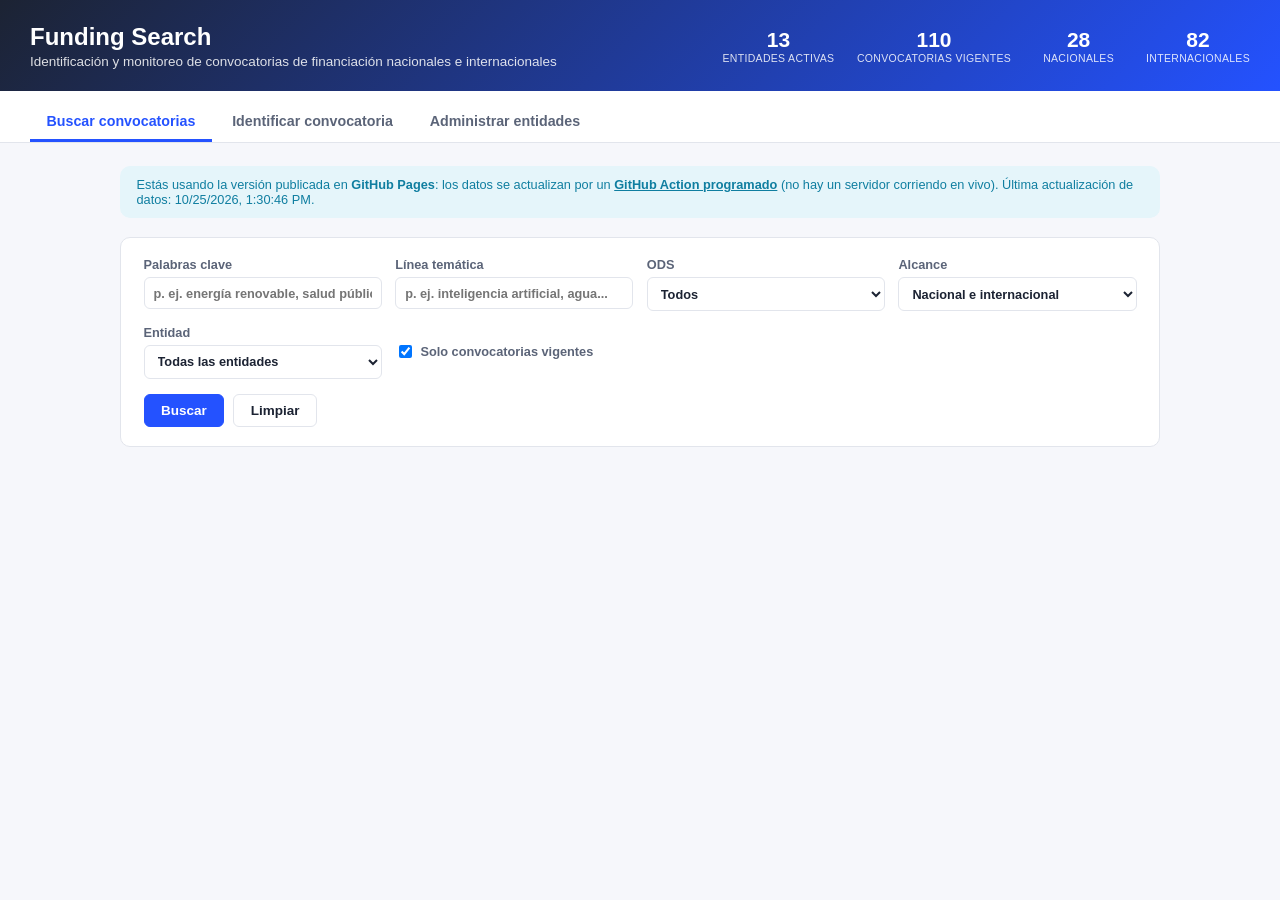
<file: docs/index.html>
<!DOCTYPE html>
<html lang="es">
<head>
  <meta charset="UTF-8" />
  <meta name="viewport" content="width=device-width, initial-scale=1.0" />
  <title>Funding Search — Convocatorias de financiación</title>
  <link rel="stylesheet" href="styles.css" />
</head>
<body>
  <header class="app-header">
    <div class="app-header__title">
      <h1>Funding Search</h1>
      <p>Identificación y monitoreo de convocatorias de financiación nacionales e internacionales</p>
    </div>
    <div class="stats-bar" id="stats-bar">
      <div class="stat"><span class="stat__value" id="stat-entities">–</span><span class="stat__label">Entidades activas</span></div>
      <div class="stat"><span class="stat__value" id="stat-open">–</span><span class="stat__label">Convocatorias vigentes</span></div>
      <div class="stat"><span class="stat__value" id="stat-national">–</span><span class="stat__label">Nacionales</span></div>
      <div class="stat"><span class="stat__value" id="stat-international">–</span><span class="stat__label">Internacionales</span></div>
    </div>
  </header>

  <nav class="tabs" role="tablist">
    <button class="tab-btn active" data-tab="search">Buscar convocatorias</button>
    <button class="tab-btn" data-tab="identify">Identificar convocatoria</button>
    <button class="tab-btn" data-tab="entities">Administrar entidades</button>
  </nav>

  <main>
    <div class="static-banner">
      Estás usando la versión publicada en <strong>GitHub Pages</strong>: los datos se actualizan por un
      <a href="https://github.com/DiegoCollazos/Funding_search/actions/workflows/scrape.yml" target="_blank" rel="noopener">GitHub Action programado</a>
      (no hay un servidor corriendo en vivo). <span id="data-freshness"></span>
    </div>

    <!-- ================= TAB: BUSCAR ================= -->
    <section id="tab-search" class="tab-panel active">
      <form id="search-form" class="filter-card">
        <div class="filter-grid">
          <label>Palabras clave
            <input type="text" id="f-keyword" placeholder="p. ej. energía renovable, salud pública..." />
          </label>
          <label>Línea temática
            <input type="text" id="f-theme" placeholder="p. ej. inteligencia artificial, agua..." />
          </label>
          <label>ODS
            <select id="f-sdg">
              <option value="">Todos</option>
            </select>
          </label>
          <label>Alcance
            <select id="f-scope">
              <option value="Todas">Nacional e internacional</option>
              <option value="Nacional">Solo nacional (Colombia)</option>
              <option value="Internacional">Solo internacional</option>
            </select>
          </label>
          <label>Entidad
            <select id="f-entity"><option value="">Todas las entidades</option></select>
          </label>
          <label class="checkbox-label">
            <input type="checkbox" id="f-only-open" checked />
            Solo convocatorias vigentes
          </label>
        </div>
        <div class="filter-actions">
          <button type="submit" class="btn btn--primary">Buscar</button>
          <button type="button" class="btn" id="btn-clear-filters">Limpiar</button>
        </div>
      </form>

      <div id="search-status" class="status-line"></div>
      <div id="search-results" class="results-grid"></div>
    </section>

    <!-- ================= TAB: IDENTIFICAR ================= -->
    <section id="tab-identify" class="tab-panel">
      <div class="filter-card">
        <p class="hint">
          Pega el <strong>texto</strong> de una convocatoria puntual (funciona sin conexión a ningún
          servidor, el análisis corre en tu navegador). También puedes intentar con una URL, pero muchos
          sitios bloquean la descarga automática desde el navegador por seguridad (CORS); si falla, copia y
          pega el texto de la página.
        </p>
        <form id="identify-form">
          <label>URL de la convocatoria (opcional, puede fallar por CORS)
            <input type="url" id="i-url" placeholder="https://..." />
          </label>
          <label>...o pega aquí el texto de la convocatoria (recomendado)
            <textarea id="i-text" rows="6" placeholder="Pega aquí el contenido de la convocatoria"></textarea>
          </label>
          <div class="filter-actions">
            <button type="submit" class="btn btn--primary">Identificar</button>
          </div>
        </form>
      </div>
      <div id="identify-status" class="status-line"></div>
      <div id="identify-result"></div>
    </section>

    <!-- ================= TAB: ENTIDADES ================= -->
    <section id="tab-entities" class="tab-panel">
      <details class="gh-config" id="gh-config-panel">
        <summary>Configuración de GitHub (necesaria para agregar/editar entidades y disparar "Actualizar ahora")</summary>
        <p class="hint">
          El banco de entidades vive en <code>docs/data/entities.json</code> dentro de este repositorio.
          Para editarlo desde aquí necesitas un <em>personal access token</em> de GitHub con permiso de
          escritura sobre este repo (recomendado: token de tipo "fine-grained", limitado a este
          repositorio, con permisos Contents: Read/write y Actions: Read/write). El token se guarda solo en
          este navegador (localStorage) y únicamente se usa para llamar a la API de GitHub.
        </p>
        <div class="gh-config-grid">
          <label>Owner (usuario/organización) <input type="text" id="gh-owner" placeholder="DiegoCollazos" /></label>
          <label>Repositorio <input type="text" id="gh-repo" placeholder="Funding_search" /></label>
          <label>Rama <input type="text" id="gh-branch" placeholder="main" /></label>
          <label>Token de acceso personal <input type="password" id="gh-token" placeholder="ghp_... / github_pat_..." /></label>
        </div>
        <div class="filter-actions">
          <button type="button" class="btn btn--primary" id="btn-save-gh-config">Guardar configuración</button>
          <span id="gh-config-status" class="gh-status-pill"></span>
        </div>
      </details>

      <div class="filter-card">
        <h2>Agregar entidad financiadora</h2>
        <p class="hint">
          Solo se necesita la URL del listado de convocatorias de la entidad: el sistema
          intentará detectar automáticamente los ítems la próxima vez que corra el scraping. Si conoces
          la estructura HTML del sitio, puedes afinar el resultado con selectores CSS opcionales (avanzado).
        </p>
        <form id="entity-form">
          <input type="hidden" id="e-id" />
          <div class="filter-grid">
            <label>Nombre <input type="text" id="e-name" required /></label>
            <label>URL del listado de convocatorias <input type="url" id="e-url" required /></label>
            <label>Alcance
              <select id="e-scope">
                <option value="Nacional">Nacional</option>
                <option value="Internacional" selected>Internacional</option>
              </select>
            </label>
            <label>País / región <input type="text" id="e-country" /></label>
            <label>Tipo de entidad <input type="text" id="e-type" placeholder="Ministerio, fundación, agencia..." /></label>
            <label>Adaptador de scraping
              <select id="e-adapter">
                <option value="generic">Genérico (autodetección)</option>
                <option value="eu">eu (Comisión Europea)</option>
                <option value="minciencias">minciencias</option>
              </select>
            </label>
            <label>Frecuencia de scraping
              <select id="e-frequency">
                <option value="manual">Manual</option>
                <option value="diario">Diario</option>
                <option value="semanal" selected>Semanal</option>
                <option value="mensual">Mensual</option>
              </select>
            </label>
            <label class="checkbox-label"><input type="checkbox" id="e-active" checked /> Activa</label>
          </div>
          <details class="advanced-config">
            <summary>Selectores CSS avanzados (opcional)</summary>
            <label>Selector del contenedor de cada convocatoria (list_selector)
              <input type="text" id="e-list-selector" placeholder="p. ej. table tbody tr" />
            </label>
            <label>Selector del título (title_selector) <input type="text" id="e-title-selector" /></label>
            <label>Selector del enlace (link_selector) <input type="text" id="e-link-selector" /></label>
            <label>Selector de la descripción (description_selector) <input type="text" id="e-desc-selector" /></label>
          </details>
          <div class="filter-actions">
            <button type="submit" class="btn btn--primary" id="entity-submit-btn">Agregar entidad</button>
            <button type="button" class="btn" id="btn-cancel-edit" hidden>Cancelar edición</button>
          </div>
        </form>
      </div>

      <div id="entities-status" class="status-line"></div>
      <div class="table-wrap">
        <table class="entities-table">
          <thead>
            <tr>
              <th>Entidad</th><th>Alcance</th><th>País</th><th>Frecuencia</th>
              <th>Estado</th><th>Último scraping</th><th>Convocatorias</th><th>Acciones</th>
            </tr>
          </thead>
          <tbody id="entities-tbody"></tbody>
        </table>
      </div>
    </section>
  </main>

  <div id="modal-overlay" class="modal-overlay" hidden>
    <div class="modal" id="modal-content"></div>
  </div>

  <script src="lib/heuristics.js"></script>
  <script src="lib/github-api.js"></script>
  <script src="app.js"></script>
</body>
</html>
</file>
<file: docs/styles.css>
:root {
  --bg: #f6f7fb;
  --surface: #ffffff;
  --border: #e2e5ec;
  --text: #1c2333;
  --text-muted: #5b6478;
  --primary: #2452ff;
  --primary-dark: #173bc4;
  --success: #1a8a5f;
  --success-bg: #e6f6ef;
  --warning: #a06a00;
  --warning-bg: #fff4e0;
  --danger: #b3261e;
  --danger-bg: #fdeceb;
  --national: #7b3fe4;
  --national-bg: #f1e9fd;
  --international: #0f7ea0;
  --international-bg: #e5f5fa;
  --radius: 10px;
  font-size: 15px;
}

* { box-sizing: border-box; }

body {
  margin: 0;
  background: var(--bg);
  color: var(--text);
  font-family: "Segoe UI", Roboto, Helvetica, Arial, sans-serif;
  padding-bottom: 3rem;
}

.app-header {
  background: linear-gradient(135deg, #1c2333, #2452ff);
  color: #fff;
  padding: 1.5rem 2rem;
  display: flex;
  flex-wrap: wrap;
  justify-content: space-between;
  align-items: center;
  gap: 1rem;
}
.app-header__title h1 { margin: 0 0 0.2rem; font-size: 1.6rem; }
.app-header__title p { margin: 0; opacity: 0.85; font-size: 0.9rem; }

.stats-bar { display: flex; gap: 1.5rem; flex-wrap: wrap; }
.stat { text-align: center; min-width: 90px; }
.stat__value { display: block; font-size: 1.4rem; font-weight: 700; }
.stat__label { display: block; font-size: 0.7rem; opacity: 0.85; text-transform: uppercase; letter-spacing: 0.03em; }

.tabs {
  display: flex;
  gap: 0.25rem;
  padding: 0.75rem 2rem 0;
  background: var(--surface);
  border-bottom: 1px solid var(--border);
}
.tab-btn {
  background: none;
  border: none;
  padding: 0.7rem 1.1rem;
  font-size: 0.95rem;
  cursor: pointer;
  color: var(--text-muted);
  border-bottom: 3px solid transparent;
  font-weight: 600;
}
.tab-btn:hover { color: var(--text); }
.tab-btn.active { color: var(--primary); border-bottom-color: var(--primary); }

main { max-width: 1100px; margin: 0 auto; padding: 1.5rem 2rem; }
.tab-panel { display: none; }
.tab-panel.active { display: block; }

.filter-card {
  background: var(--surface);
  border: 1px solid var(--border);
  border-radius: var(--radius);
  padding: 1.25rem 1.5rem;
  margin-bottom: 1.25rem;
}
.filter-card h2 { margin-top: 0; font-size: 1.1rem; }
.hint { color: var(--text-muted); font-size: 0.85rem; margin-top: -0.3rem; }

.filter-grid {
  display: grid;
  grid-template-columns: repeat(auto-fit, minmax(220px, 1fr));
  gap: 0.9rem;
  margin-bottom: 1rem;
}
label { display: flex; flex-direction: column; gap: 0.35rem; font-size: 0.85rem; font-weight: 600; color: var(--text-muted); }
.checkbox-label { flex-direction: row; align-items: center; font-weight: 600; }
.checkbox-label input { width: auto; }

input[type="text"], input[type="url"], input[type="search"], select, textarea {
  font: inherit;
  padding: 0.5rem 0.6rem;
  border: 1px solid var(--border);
  border-radius: 6px;
  background: #fff;
  color: var(--text);
}
textarea { resize: vertical; font-family: inherit; }

.filter-actions { display: flex; gap: 0.6rem; }

.btn {
  padding: 0.55rem 1.1rem;
  border-radius: 6px;
  border: 1px solid var(--border);
  background: #fff;
  cursor: pointer;
  font-weight: 600;
  font-size: 0.9rem;
  color: var(--text);
}
.btn:hover { background: #f0f1f5; }
.btn--primary { background: var(--primary); color: #fff; border-color: var(--primary); }
.btn--primary:hover { background: var(--primary-dark); }
.btn--danger { color: var(--danger); border-color: var(--danger-bg); }
.btn--danger:hover { background: var(--danger-bg); }
.btn--small { padding: 0.3rem 0.6rem; font-size: 0.78rem; }

.status-line { min-height: 1.4rem; font-size: 0.85rem; color: var(--text-muted); margin-bottom: 0.75rem; }
.status-line.error { color: var(--danger); }
.status-line.ok { color: var(--success); }

.results-grid { display: flex; flex-direction: column; gap: 0.9rem; }

.call-card {
  background: var(--surface);
  border: 1px solid var(--border);
  border-radius: var(--radius);
  padding: 1rem 1.25rem;
}
.call-card__header { display: flex; justify-content: space-between; align-items: flex-start; gap: 1rem; flex-wrap: wrap; }
.call-card__title { font-size: 1.05rem; font-weight: 700; margin: 0 0 0.25rem; }
.call-card__entity { font-size: 0.82rem; color: var(--text-muted); }

.badge {
  display: inline-block;
  padding: 0.15rem 0.55rem;
  border-radius: 999px;
  font-size: 0.72rem;
  font-weight: 700;
  white-space: nowrap;
}
.badge--national { background: var(--national-bg); color: var(--national); }
.badge--international { background: var(--international-bg); color: var(--international); }
.badge--open { background: var(--success-bg); color: var(--success); }
.badge--unknown { background: var(--warning-bg); color: var(--warning); }
.badge--closed { background: var(--danger-bg); color: var(--danger); }
.badge--elig-yes { background: var(--success-bg); color: var(--success); }
.badge--elig-partner { background: var(--warning-bg); color: var(--warning); }
.badge--elig-no { background: var(--danger-bg); color: var(--danger); }
.badge--elig-unknown { background: #eee; color: var(--text-muted); }

.badge-row { display: flex; gap: 0.4rem; flex-wrap: wrap; margin: 0.35rem 0; }

.call-card__fields { display: grid; grid-template-columns: repeat(auto-fit, minmax(180px, 1fr)); gap: 0.5rem 1.2rem; margin: 0.6rem 0; font-size: 0.88rem; }
.call-card__fields dt { font-weight: 700; color: var(--text-muted); font-size: 0.72rem; text-transform: uppercase; }
.call-card__fields dd { margin: 0.1rem 0 0; }

.call-card__objective { font-size: 0.9rem; margin: 0.5rem 0; }
.call-card__note { font-size: 0.8rem; color: var(--text-muted); font-style: italic; }
.call-card__link { font-size: 0.85rem; }

.table-wrap { overflow-x: auto; background: var(--surface); border: 1px solid var(--border); border-radius: var(--radius); }
.entities-table { width: 100%; border-collapse: collapse; font-size: 0.85rem; }
.entities-table th, .entities-table td { padding: 0.6rem 0.8rem; border-bottom: 1px solid var(--border); text-align: left; white-space: nowrap; }
.entities-table td:nth-child(1) { white-space: normal; min-width: 200px; }
.entities-table tbody tr:hover { background: #fafbff; }
.entities-table .actions { display: flex; gap: 0.35rem; }

.advanced-config { margin-bottom: 1rem; }
.advanced-config summary { cursor: pointer; font-weight: 600; font-size: 0.85rem; color: var(--text-muted); margin-bottom: 0.6rem; }
.advanced-config label { margin-top: 0.5rem; }

.modal-overlay {
  position: fixed; inset: 0; background: rgba(20, 24, 38, 0.5);
  display: flex; align-items: center; justify-content: center; padding: 1rem; z-index: 50;
}
.modal-overlay[hidden] { display: none; }
.modal { background: #fff; border-radius: var(--radius); padding: 1.5rem; max-width: 480px; width: 100%; }
.modal h3 { margin-top: 0; }
.modal .filter-actions { margin-top: 1rem; justify-content: flex-end; }

@media (max-width: 640px) {
  .app-header { padding: 1rem; }
  .tabs { padding: 0.5rem 1rem 0; overflow-x: auto; }
  main { padding: 1rem; }
}

/* --- Panel de configuración de GitHub (variante estática GitHub Pages) --- */
.gh-config {
  background: #fbfbfe;
  border: 1px dashed var(--border);
  border-radius: var(--radius);
  padding: 1rem 1.25rem;
  margin-bottom: 1.25rem;
}
.gh-config summary { cursor: pointer; font-weight: 700; }
.gh-config-grid {
  display: grid;
  grid-template-columns: repeat(auto-fit, minmax(160px, 1fr));
  gap: 0.75rem;
  margin-top: 0.9rem;
}
.gh-status-pill {
  display: inline-flex;
  align-items: center;
  gap: 0.35rem;
  font-size: 0.78rem;
  font-weight: 700;
  padding: 0.15rem 0.6rem;
  border-radius: 999px;
}
.gh-status-pill--ok { background: var(--success-bg); color: var(--success); }
.gh-status-pill--warn { background: var(--warning-bg); color: var(--warning); }
.static-banner {
  background: var(--international-bg);
  color: var(--international);
  border-radius: var(--radius);
  padding: 0.75rem 1.1rem;
  font-size: 0.85rem;
  margin-bottom: 1.25rem;
}
.static-banner a { color: inherit; font-weight: 700; }
</file>
